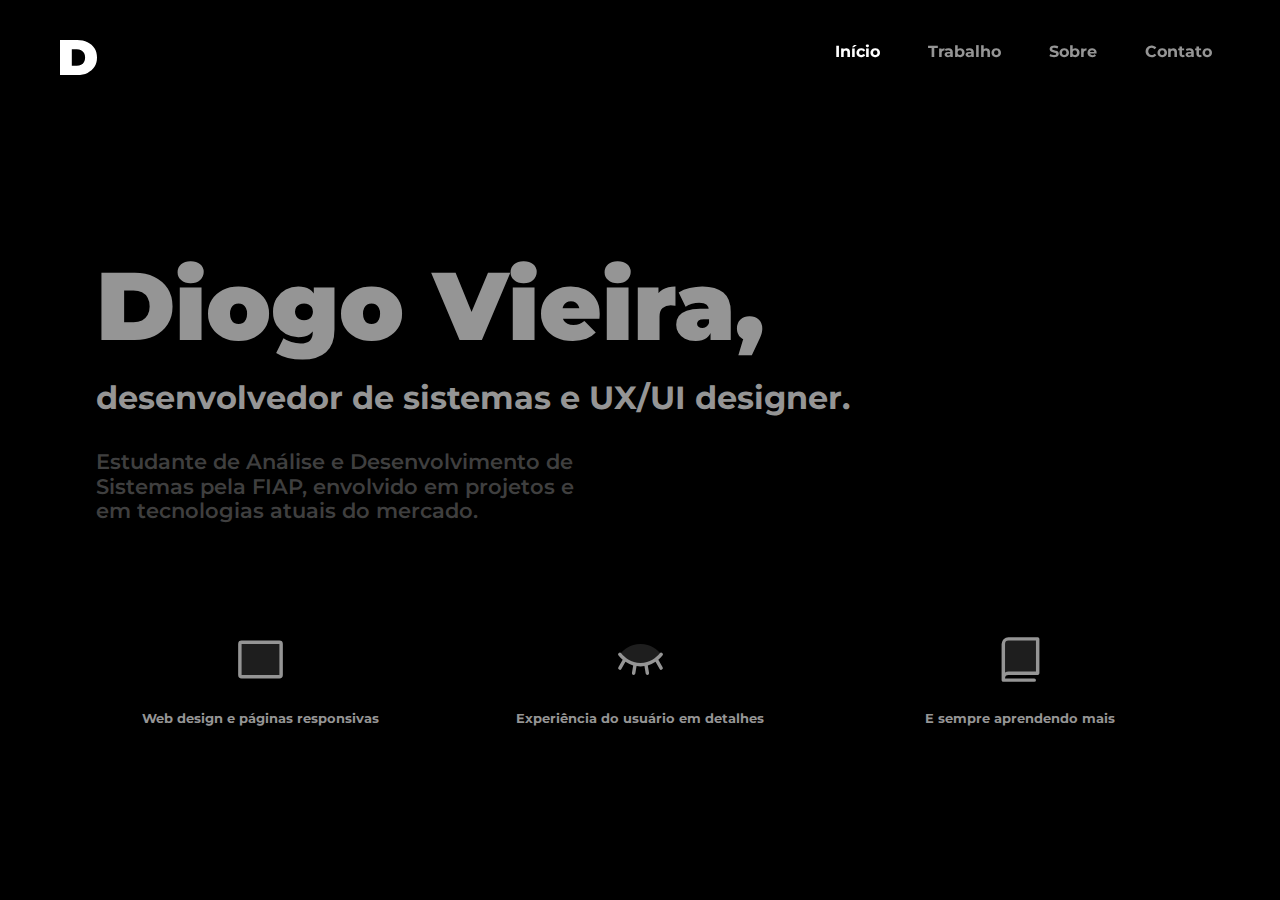
<file: index.html>
<!DOCTYPE html>
<html lang="pt-br">

<head>
    <meta charset="UTF-8">
    <meta name="viewport" content="width=device-width, initial-scale=1.0">
    <link rel="shortcut icon" href="./assets/images/D.svg" type="image/x-icon">
    <title>Diogo Vieira</title>

    <link href="https://cdn.jsdelivr.net/npm/bootstrap@5.3.3/dist/css/bootstrap.min.css" rel="stylesheet" integrity="sha384-QWTKZyjpPEjISv5WaRU9OFeRpok6YctnYmDr5pNlyT2bRjXh0JMhjY6hW+ALEwIH" crossorigin="anonymous">
    <link rel="stylesheet" href="./assets/css/custom.css">
</head>

<body class="bg-custom">

    <header>

        <nav class="navbar navbar-expand-lg bg-black mb-5">

            <div class="container-fluid py-3">

                <a class="navbar-brand pt-3 ps-5" href="./index.html">
                        <img src="./assets/images/D_logo.svg" alt="Diogo Vieira" width="37rem">
                </a>

                <button class="navbar-toggler ms-auto pe-5 pt-3" type="button" data-bs-toggle="collapse" data-bs-target="#navbarSupportedContent" aria-controls="navbarSupportedContent" aria-expanded="false" aria-label="Toggle navigation">
                    <img id="hamburger-icon" src="./assets/images/burguer.svg" alt="Menu" width="26" height="26">
                </button>
                
                

                <div class="collapse fullscreen-menu" id="navbarSupportedContent">

                    <ul class="navbar-nav text-center">

                        <li class="nav-item">
                            <a class="nav-link home_l active" href="./index.html">Início</a>
                        </li>

                        <li class="nav-item">
                            <a class="nav-link work_l" href="./assets/pages/work.html">Trabalho</a>
                        </li>

                        <li class="nav-item">
                            <a class="nav-link about_l" href="./assets/pages/about.html">Sobre</a>
                        </li>

                        <li class="nav-item">
                            <a class="nav-link contact_l" href="./assets/pages/contact.html">Contato</a>
                        </li>

                    </ul>  

                </div>

            </div>

          </nav>

    </header>

    <main>
            
        <section class="container-fluid ps-5 pe-5 pt-5 pb-5 mb-5">

            <div class="text1">
                <h1 class="text-start tittle ps-5 pe-5 pt-5"><span class="name">Diogo Vieira</span>,</h1>
                <h2 class="text-start subtittle ps-5 pe-5 pt-2">desenvolvedor de sistemas e UX/UI designer.</h2>
                <h5 class="text-start description ps-5 pe-5 pt-4 d-none d-sm-block col-12 col-md-6">Estudante de Análise e Desenvolvimento de Sistemas pela FIAP, envolvido em projetos e em tecnologias atuais do mercado.</h5>

            </div>

        </section>

        <section class="skills pb-4">
            <div class="container pb-4">
                <div class="row text-center">
                    <div class="col-lg-4 icons-spaces mb-5 pt-1">
                        <img id="monitor-icon" src="./assets/images/home/rectangle-duotone.svg" alt="Monitor" class="img-fluid icon" width="55rem">
                        <h2 class="skills-text pt-4 pb-5">Web design e páginas responsivas</h2>
                    </div>
                    <div class="col-lg-4 eye mb-5 pt-1">
                        <img id="eye-icon" src="./assets/images/home/eye-closed-duotone.svg" alt="Olho" class="img-fluid icon" width="55rem">
                        <h2 class="skills-text pt-4 pb-5">Experiência do usuário em detalhes</h2>
                    </div>
                    <div class="col-lg-4 book mb-5 pt-1">
                        <img id="book-icon" src="./assets/images/home/book-duotone.svg" alt="Livro" class="img-fluid icon" width="55rem">
                        <h2 class="skills-text pt-4 pb-5">E sempre aprendendo mais</h2>
                    </div>
                </div>
            </div>
        </section>
        
        


        </section>
        

    </main>

    <script src="https://cdn.jsdelivr.net/npm/bootstrap@5.3.3/dist/js/bootstrap.bundle.min.js" integrity="sha384-YvpcrYf0tY3lHB60NNkmXc5s9fDVZLESaAA55NDzOxhy9GkcIdslK1eN7N6jIeHz" crossorigin="anonymous"></script>
    <script src="./assets/js/scripts.js"></script>
</body>

</html>
</file>
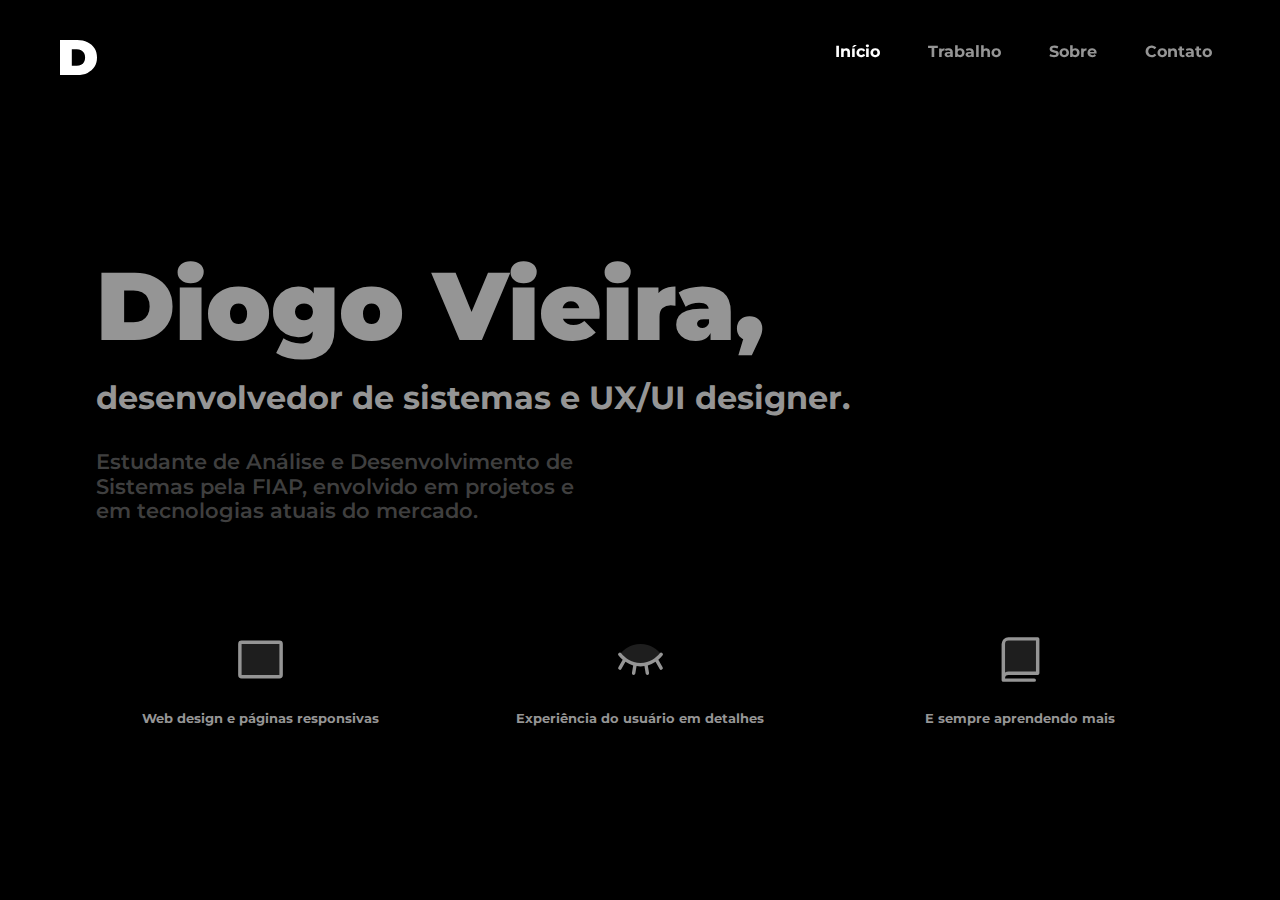
<file: portfolio-main/portfolio-main/index.html>
<!DOCTYPE html>
<html lang="pt-br">

<head>
    <meta charset="UTF-8">
    <meta name="viewport" content="width=device-width, initial-scale=1.0">
    <link rel="shortcut icon" href="./assets/images/D.svg" type="image/x-icon">
    <title>Diogo Vieira</title>

    <link href="https://cdn.jsdelivr.net/npm/bootstrap@5.3.3/dist/css/bootstrap.min.css" rel="stylesheet" integrity="sha384-QWTKZyjpPEjISv5WaRU9OFeRpok6YctnYmDr5pNlyT2bRjXh0JMhjY6hW+ALEwIH" crossorigin="anonymous">
    <link rel="stylesheet" href="./assets/css/custom.css">

</head>

<body class="bg-custom">

    <header>

        <nav class="navbar navbar-expand-lg bg-black mb-5">

            <div class="container-fluid py-3">

                <a class="navbar-brand pt-3 ps-5" href="./index.html">
                        <img src="./assets/images/D_logo.svg" alt="Diogo Vieira" width="37rem">
                </a>

                <button class="navbar-toggler ms-auto pe-5 pt-3" type="button" data-bs-toggle="collapse" data-bs-target="#navbarSupportedContent" aria-controls="navbarSupportedContent" aria-expanded="false" aria-label="Toggle navigation">
                    <img id="hamburger-icon" src="./assets/images/burguer.svg" alt="Menu" width="26" height="26">
                </button>
                
                

                <div class="collapse fullscreen-menu" id="navbarSupportedContent">

                    <ul class="navbar-nav text-center">

                        <li class="nav-item">
                            <a class="nav-link home_l active" href="./index.html">Início</a>
                        </li>

                        <li class="nav-item">
                            <a class="nav-link work_l" href="./assets/pages/work.html">Trabalho</a>
                        </li>

                        <li class="nav-item">
                            <a class="nav-link about_l" href="./assets/pages/about.html">Sobre</a>
                        </li>

                        <li class="nav-item">
                            <a class="nav-link contact_l" href="./assets/pages/contact.html">Contato</a>
                        </li>

                    </ul>  

                </div>

            </div>

          </nav>

    </header>

    <main>
            
        <section class="container-fluid ps-5 pe-5 pt-5 pb-5 mb-5">

            <div class="text1">
                <h1 class="text-start tittle ps-5 pe-5 pt-5"><span class="name">Diogo Vieira</span>,</h1>
                <h2 class="text-start subtittle ps-5 pe-5 pt-2">desenvolvedor de sistemas e UX/UI designer.</h2>
                <h5 class="text-start description ps-5 pe-5 pt-4 d-none d-sm-block col-12 col-md-6">Estudante de Análise e Desenvolvimento de Sistemas pela FIAP, envolvido em projetos e em tecnologias atuais do mercado.</h5>

            </div>

        </section>

        <section class="skills pb-4">
            <div class="container pb-4">
                <div class="row text-center">
                    <div class="col-lg-4 icons-spaces mb-5 pt-1">
                        <img id="monitor-icon" src="./assets/images/home/rectangle-duotone.svg" alt="Monitor" class="img-fluid icon" width="55rem">
                        <h2 class="skills-text pt-4 pb-5">Web design e páginas responsivas</h2>
                    </div>
                    <div class="col-lg-4 eye mb-5 pt-1">
                        <img id="eye-icon" src="./assets/images/home/eye-closed-duotone.svg" alt="Olho" class="img-fluid icon" width="55rem">
                        <h2 class="skills-text pt-4 pb-5">Experiência do usuário em detalhes</h2>
                    </div>
                    <div class="col-lg-4 book mb-5 pt-1">
                        <img id="book-icon" src="./assets/images/home/book-duotone.svg" alt="Livro" class="img-fluid icon" width="55rem">
                        <h2 class="skills-text pt-4 pb-5">E sempre aprendendo mais</h2>
                    </div>
                </div>
            </div>
        </section>
        
        


        </section>
        

    </main>

    <script src="https://cdn.jsdelivr.net/npm/bootstrap@5.3.3/dist/js/bootstrap.bundle.min.js" integrity="sha384-YvpcrYf0tY3lHB60NNkmXc5s9fDVZLESaAA55NDzOxhy9GkcIdslK1eN7N6jIeHz" crossorigin="anonymous"></script>
    <script src="./assets/js/scripts.js"></script>
</body>

</html>
</file>
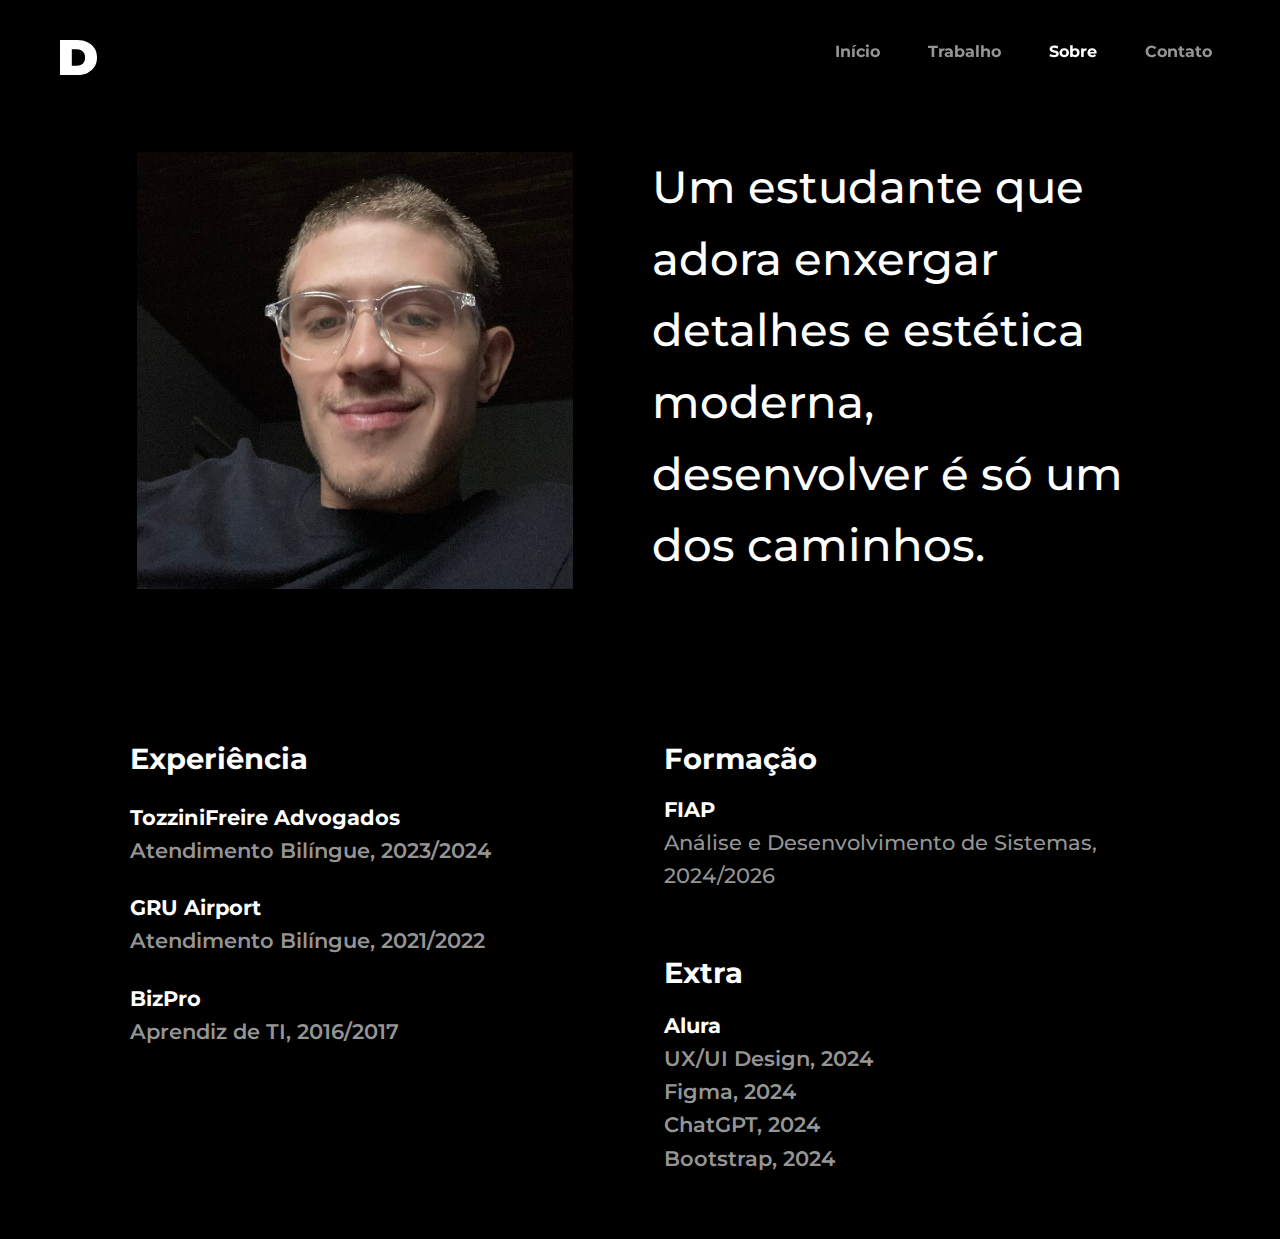
<file: assets/pages/about.html>
<!DOCTYPE html>
<html lang="pt-br">

<head>
    <meta charset="UTF-8">
    <meta name="viewport" content="width=device-width, initial-scale=1.0">
    <link rel="shortcut icon" href="../images/D.svg" type="image/x-icon">
    <title>Diogo Vieira</title>

    <link href="https://cdn.jsdelivr.net/npm/bootstrap@5.3.3/dist/css/bootstrap.min.css" rel="stylesheet" integrity="sha384-QWTKZyjpPEjISv5WaRU9OFeRpok6YctnYmDr5pNlyT2bRjXh0JMhjY6hW+ALEwIH" crossorigin="anonymous">
    <link rel="stylesheet" href="../../custom.css">
    <link rel="stylesheet" href="../css/about.css">
</head>

<body class="bg-custom">

    <header>

        <nav class="navbar navbar-expand-lg bg-black mb-5">

            <div class="container-fluid py-3">

                <a class="navbar-brand pt-3 ps-5" href="../../index.html">
                        <img src="../images/D_logo.svg" alt="Diogo Vieira" width="37rem">
                </a>

                <button class="navbar-toggler ms-auto pe-5 pt-3" type="button" data-bs-toggle="collapse" data-bs-target="#navbarSupportedContent" aria-controls="navbarSupportedContent" aria-expanded="false" aria-label="Toggle navigation">
                    <img id="hamburger-icon" src="../images/burguer.svg" alt="Menu" width="30" height="30">
                </button>
                
                

                <div class="collapse fullscreen-menu" id="navbarSupportedContent">

                    <ul class="navbar-nav text-center">

                        <li class="nav-item">
                            <a class="nav-link home_l" href="../../index.html">Início</a>
                        </li>

                        <li class="nav-item">
                            <a class="nav-link work_l" href="../pages/work.html">Trabalho</a>
                        </li>

                        <li class="nav-item">
                            <a class="nav-link about_l active" href="../pages/about.html">Sobre</a>
                        </li>

                        <li class="nav-item">
                            <a class="nav-link contact_l" href="../pages/contact.html">Contato</a>
                        </li>

                    </ul>  

                </div>

            </div>

          </nav>

    </header>

    <main class="container my-5">

        <div class="row gx-4 gy-4">
            <!-- Bloco 1: Foto -->
            <div class="col-lg-6 text-center">
                <img src="../images/about/me.jpeg" alt="Foto de Diogo Vieira" class="img-fluid profile-img" style="max-width: 80%;">
            </div>
        
            <!-- Bloco 2: Sobre mim -->
            <div class="col-lg-6 d-flex align-items-center pe-5">
                <p class="about-text">
                    Um estudante que adora enxergar detalhes e estética moderna, desenvolver é só um dos caminhos.
                </p>
            </div>
        </div>
        
    
        <div class="row gx-5 gy-4 mt-5 pt-4 ps-5 pe-5">
            <!-- Bloco 3: Experiências -->
            <div class="col-md-6 gy-4">
                <h3 class="section-title pt-5">Experiência</h3>
                <p class="experience-text gy-5 pt-2"><strong>TozziniFreire Advogados</strong><br>Atendimento Bilíngue, 2023/2024</p>
                <p class="experience-text gy-5 pt-2"><strong>GRU Airport</strong><br>Atendimento Bilíngue, 2021/2022</p>
                <p class="experience-text gy-5 pt-2"><strong>BizPro</strong><br>Aprendiz de TI, 2016/2017</p>
            </div>
    
            <!-- Bloco 4: Formação -->
            <div class="col-md-6 gy-4">
                <h3 class="section-title pt-5">Formação</h3>
                <p class="education-text gy-3"><strong>FIAP</strong><br>Análise e Desenvolvimento de Sistemas, 2024/2026</p>
                <h3 class="section-title pt-5">Extra</h3>
                <p class="experience-text first-extra gy-5 pt-2"><strong>Alura</strong><br>UX/UI Design, 2024<br>Figma, 2024<br>ChatGPT, 2024<br>Bootstrap, 2024</p>
            </div>
        </div>
    
    </main>
    
    
    

    <script src="https://cdn.jsdelivr.net/npm/bootstrap@5.3.3/dist/js/bootstrap.bundle.min.js" integrity="sha384-YvpcrYf0tY3lHB60NNkmXc5s9fDVZLESaAA55NDzOxhy9GkcIdslK1eN7N6jIeHz" crossorigin="anonymous"></script>
    <script src="../../scripts.js"></script>
</body>

</html>
</file>
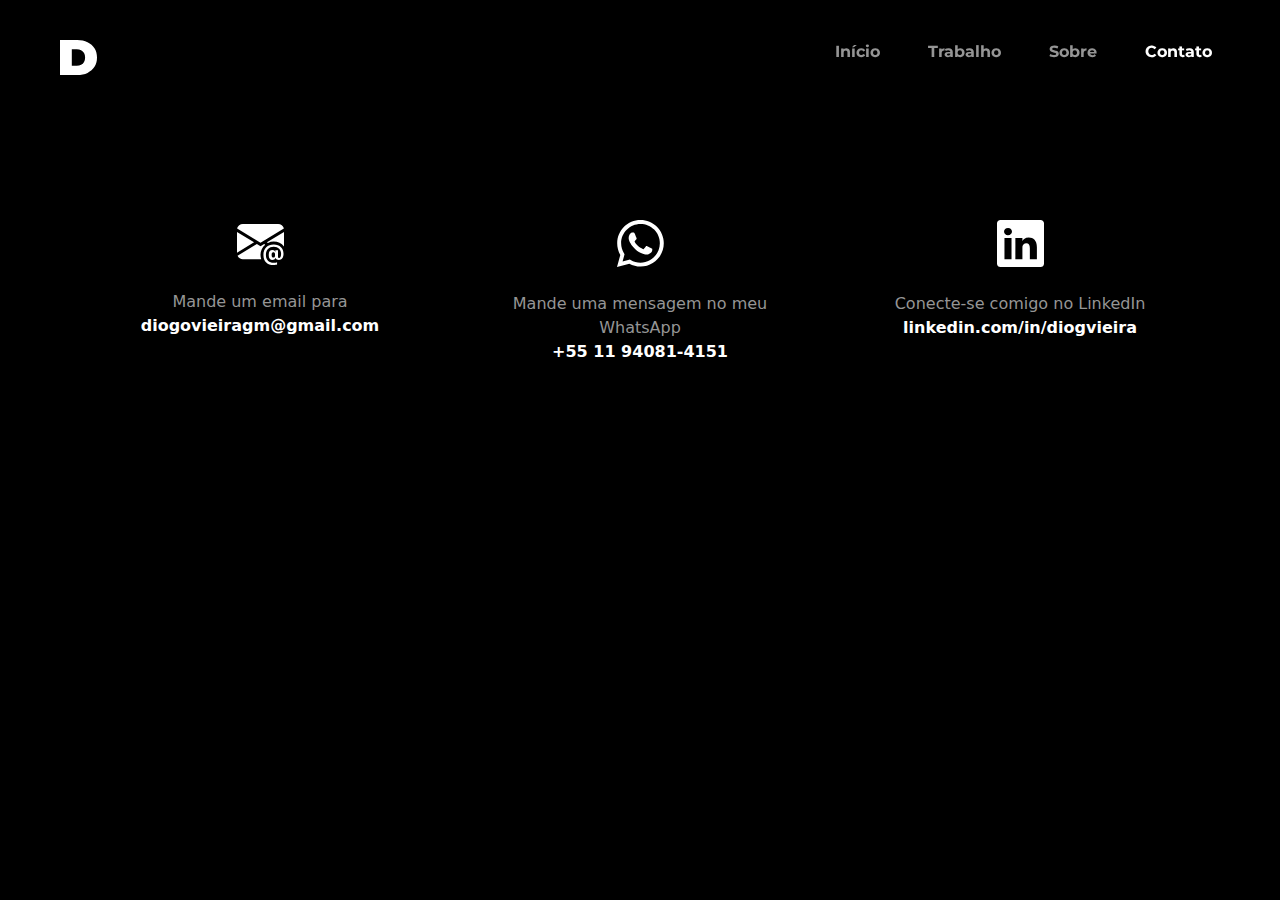
<file: assets/pages/contact.html>
<!DOCTYPE html>
<html lang="pt-br">

<head>
    <meta charset="UTF-8">
    <meta name="viewport" content="width=device-width, initial-scale=1.0">
    <link rel="shortcut icon" href="../images/D.svg" type="image/x-icon">
    <title>Diogo Vieira</title>

    <link href="https://cdn.jsdelivr.net/npm/bootstrap@5.3.3/dist/css/bootstrap.min.css" rel="stylesheet" integrity="sha384-QWTKZyjpPEjISv5WaRU9OFeRpok6YctnYmDr5pNlyT2bRjXh0JMhjY6hW+ALEwIH" crossorigin="anonymous">
    <link rel="stylesheet" href="../css/custom.css">
    <link rel="stylesheet" href="../css/contact.css">
</head>

<body class="bg-custom">

    <header>

        <nav class="navbar navbar-expand-lg bg-black mb-5">

            <div class="container-fluid py-3">

                <a class="navbar-brand pt-3 ps-5" href="../../index.html">
                        <img src="../images/D_logo.svg" alt="Diogo Vieira" width="37rem">
                </a>

                <button class="navbar-toggler ms-auto pe-5 pt-3" type="button" data-bs-toggle="collapse" data-bs-target="#navbarSupportedContent" aria-controls="navbarSupportedContent" aria-expanded="false" aria-label="Toggle navigation">
                    <img id="hamburger-icon" src="../images/burguer.svg" alt="Menu" width="30" height="30">
                </button>
                
                

                <div class="collapse fullscreen-menu" id="navbarSupportedContent">

                    <ul class="navbar-nav text-center">

                        <li class="nav-item">
                            <a class="nav-link home_l" href="../../index.html">Início</a>
                        </li>

                        <li class="nav-item">
                            <a class="nav-link work_l" href="../pages/work.html">Trabalho</a>
                        </li>

                        <li class="nav-item">
                            <a class="nav-link about_l" href="../pages/about.html">Sobre</a>
                        </li>

                        <li class="nav-item">
                            <a class="nav-link contact_l active" href="../pages/contact.html">Contato</a>
                        </li>

                    </ul>  

                </div>

            </div>

          </nav>

    </header>

    <main class="container my-5 pt-5">
        <div class="row g-4">
          <!-- Card 1: Email -->
          <div class="col-md-4 px-2">
            <div class="contact-card px-2">
              <div class="icon pt-1">
                <img src="../images/contact/mail.svg" alt="Ícone de Email">
              </div>
              <p class="mail-text">Mande um email para<br><strong>diogovieiragm@gmail.com</strong></p>
            </div>
          </div>
    
          <!-- Card 2: WhatsApp -->
          <div class="col-md-4 px-2">
            <div class="contact-card">
              <div class="icon">
                <img src="../images/contact/whatsapp.svg" alt="Ícone de WhatsApp">
              </div>
              <p>Mande uma mensagem no meu WhatsApp<br><strong>+55 11 94081-4151</strong></p>
            </div>
          </div>
    
          <!-- Card 3: LinkedIn -->
          <div class="col-md-4 px-2">
            <div class="contact-card">
              <div class="icon">
                <img src="../images/contact/linkedin.svg" alt="Ícone de LinkedIn">
              </div>
              <p>Conecte-se comigo no LinkedIn<br><strong><a href="https://linkedin.com/in/diogvieira" target="_blank">linkedin.com/in/diogvieira</a></strong></p>
            </div>
          </div>
        </div>
      </main>

    <script src="https://cdn.jsdelivr.net/npm/bootstrap@5.3.3/dist/js/bootstrap.bundle.min.js" integrity="sha384-YvpcrYf0tY3lHB60NNkmXc5s9fDVZLESaAA55NDzOxhy9GkcIdslK1eN7N6jIeHz" crossorigin="anonymous"></script>
    <script src="../js/scripts.js"></script>
</body>

</html>
</file>
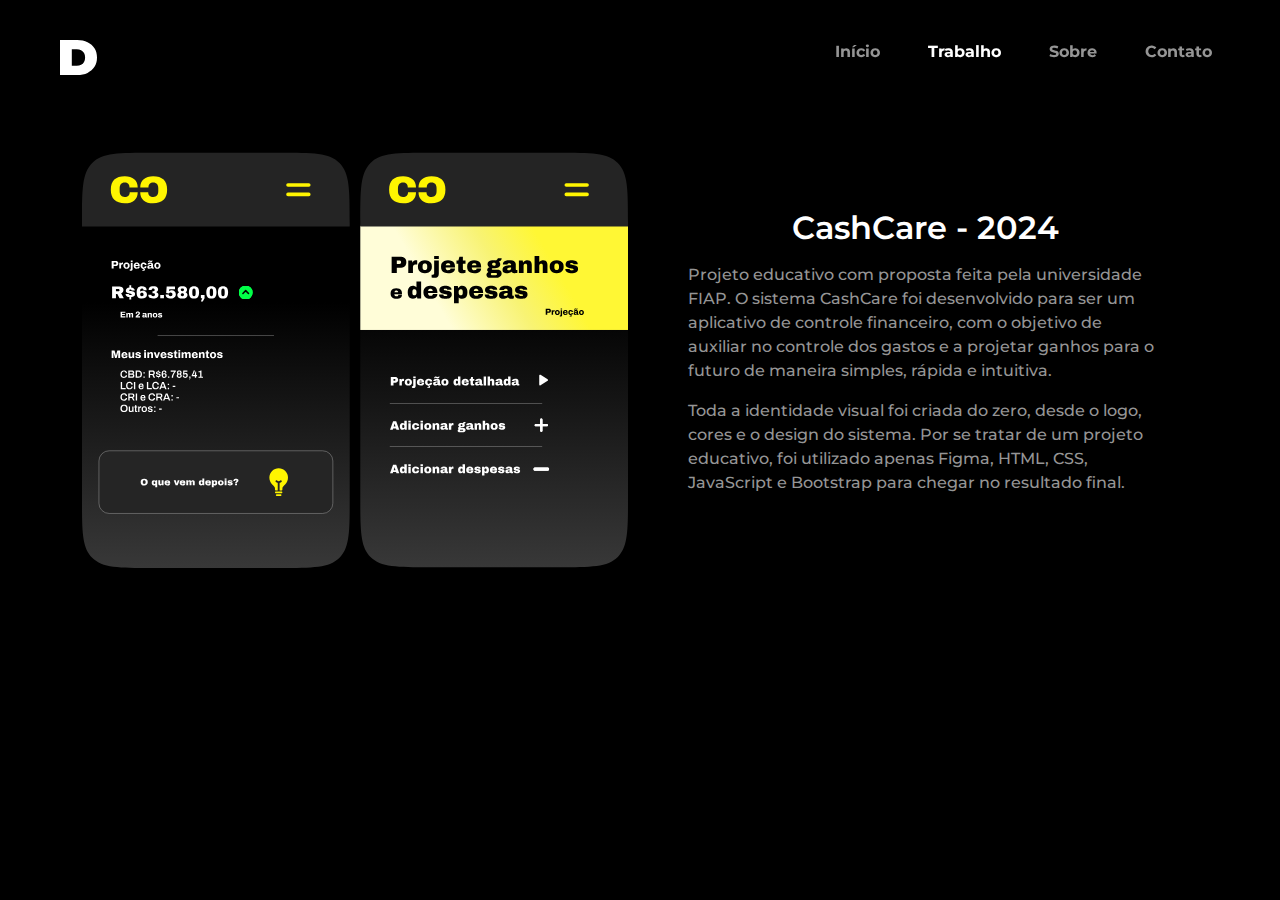
<file: assets/pages/works/cc.html>
<!DOCTYPE html>
<html lang="pt-br">

<head>
    <meta charset="UTF-8">
    <meta name="viewport" content="width=device-width, initial-scale=1.0">
    <link rel="shortcut icon" href="../../images/D.svg" type="image/x-icon">
    <title>Diogo Vieira - CashCare</title>

    <link href="https://cdn.jsdelivr.net/npm/bootstrap@5.3.3/dist/css/bootstrap.min.css" rel="stylesheet" integrity="sha384-QWTKZyjpPEjISv5WaRU9OFeRpok6YctnYmDr5pNlyT2bRjXh0JMhjY6hW+ALEwIH" crossorigin="anonymous">
    <link rel="stylesheet" href="../../../custom.css">
    <link rel="stylesheet" href="../../css/work.css">
    <link rel="stylesheet" href="../../css/works/ifoodcontrole.css">

</head>

<body class="bg-custom">

    <header>

        <nav class="navbar navbar-expand-lg bg-black mb-5">

            <div class="container-fluid py-3">

                <a class="navbar-brand pt-3 ps-5" href="../../../index.html">
                        <img src="../../images/D_logo.svg" alt="Diogo Vieira" width="37rem">
                </a>

                <button class="navbar-toggler ms-auto pe-5 pt-3" type="button" data-bs-toggle="collapse" data-bs-target="#navbarSupportedContent" aria-controls="navbarSupportedContent" aria-expanded="false" aria-label="Toggle navigation">
                    <img id="hamburger-icon" src="../../images/burguer.svg" alt="Menu" width="30" height="30">
                </button>
                
                

                <div class="collapse fullscreen-menu" id="navbarSupportedContent">

                    <ul class="navbar-nav text-center">

                        <li class="nav-item">
                            <a class="nav-link home_l" href="../../../index.html">Início</a>
                        </li>

                        <li class="nav-item">
                            <a class="nav-link work_l active" href="../../pages/work.html">Trabalho</a>
                        </li>

                        <li class="nav-item">
                            <a class="nav-link about_l" href="../../pages/about.html">Sobre</a>
                        </li>

                        <li class="nav-item">
                            <a class="nav-link contact_l" href="../../pages/contact.html">Contato</a>
                        </li>

                    </ul>  

                </div>

            </div>

          </nav>

    </header>

    <main class="container my-5">

        <div class="row align-items-center">

            <div class="col-lg-6 col-12 text-center mb-4 mb-lg-0">
                <img src="../../images/work/works/cc/CCscreens.svg" class="img-fluid w-100" alt="Imagem exemplo" style="max-height: 80%; object-fit: cover;">
            </div>
    
            <div class="col-lg-6 col-12 pe-5 ps-5">
                <h2 class="mb-3 text-center tittle">CashCare - 2024</h2>
                <p class="text">
                    Projeto educativo com proposta feita pela universidade FIAP. O sistema CashCare foi desenvolvido para ser um aplicativo de controle financeiro, com o objetivo de auxiliar no controle dos gastos e a projetar ganhos para o futuro de maneira simples, rápida e intuitiva.
                </p>
                <p class="text">
                    Toda a identidade visual foi criada do zero, desde o logo, cores e o design do sistema. Por se tratar de um projeto educativo, foi utilizado apenas Figma, HTML, CSS, JavaScript e Bootstrap para chegar no resultado final.
                </p>
            </div>
        </div>
    
    </main>
    

    
    

    <script src="https://cdn.jsdelivr.net/npm/bootstrap@5.3.3/dist/js/bootstrap.bundle.min.js" integrity="sha384-YvpcrYf0tY3lHB60NNkmXc5s9fDVZLESaAA55NDzOxhy9GkcIdslK1eN7N6jIeHz" crossorigin="anonymous"></script>
    <script src="../../../scripts.js"></script>
</body>

</html>
</file>
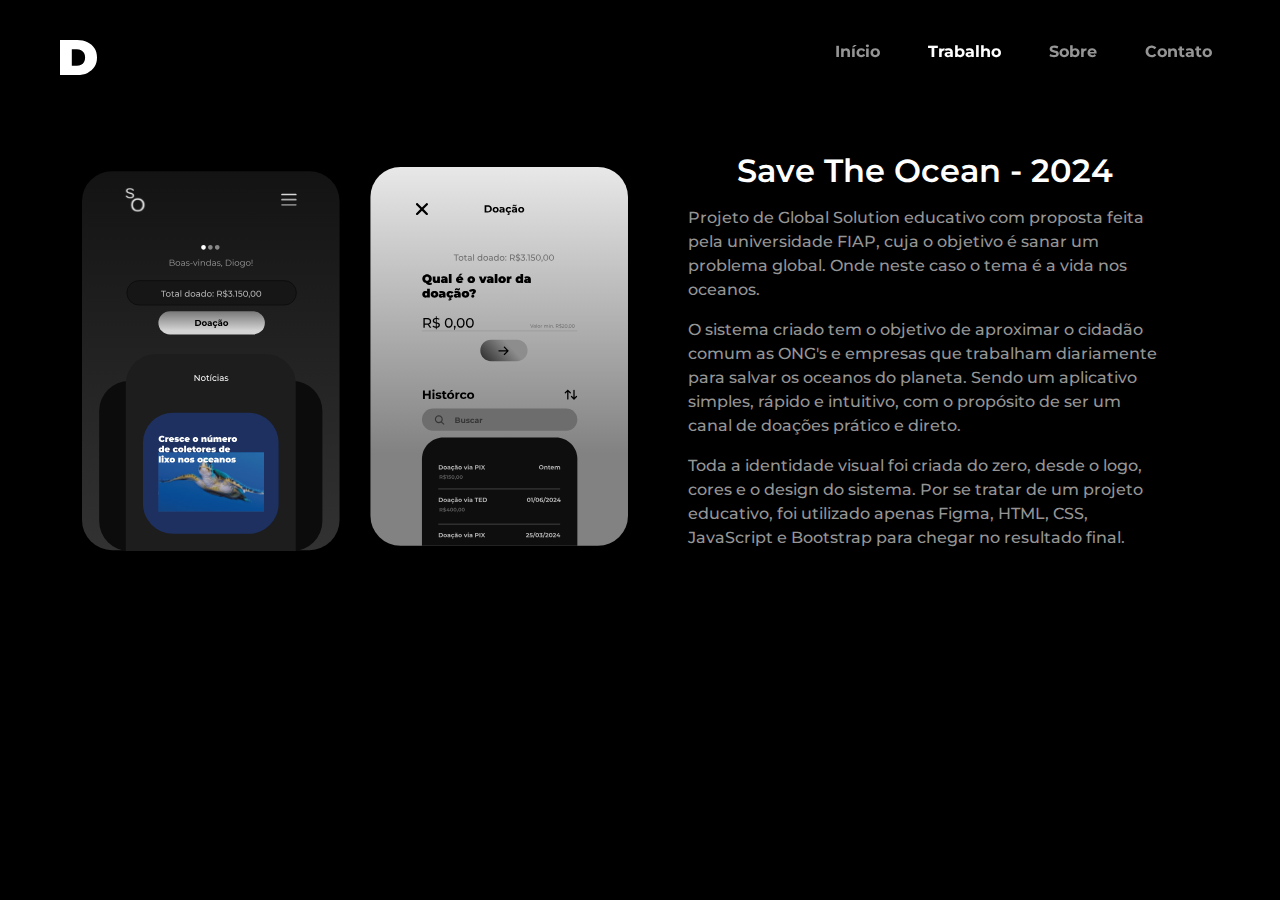
<file: assets/pages/works/savetheocean.html>
<!DOCTYPE html>
<html lang="pt-br">

<head>
    <meta charset="UTF-8">
    <meta name="viewport" content="width=device-width, initial-scale=1.0">
    <link rel="shortcut icon" href="../../images/D.svg" type="image/x-icon">
    <title>Diogo Vieira - Save The Ocean</title>

    <link href="https://cdn.jsdelivr.net/npm/bootstrap@5.3.3/dist/css/bootstrap.min.css" rel="stylesheet" integrity="sha384-QWTKZyjpPEjISv5WaRU9OFeRpok6YctnYmDr5pNlyT2bRjXh0JMhjY6hW+ALEwIH" crossorigin="anonymous">
    <link rel="stylesheet" href="../../../custom.css">
    <link rel="stylesheet" href="../../css/work.css">
    <link rel="stylesheet" href="../../css/works/ifoodcontrole.css">

</head>

<body class="bg-custom">

    <header>

        <nav class="navbar navbar-expand-lg bg-black mb-5">

            <div class="container-fluid py-3">

                <a class="navbar-brand pt-3 ps-5" href="../../../index.html">
                        <img src="../../images/D_logo.svg" alt="Diogo Vieira" width="37rem">
                </a>

                <button class="navbar-toggler ms-auto pe-5 pt-3" type="button" data-bs-toggle="collapse" data-bs-target="#navbarSupportedContent" aria-controls="navbarSupportedContent" aria-expanded="false" aria-label="Toggle navigation">
                    <img id="hamburger-icon" src="../../images/burguer.svg" alt="Menu" width="30" height="30">
                </button>
                
                

                <div class="collapse fullscreen-menu" id="navbarSupportedContent">

                    <ul class="navbar-nav text-center">

                        <li class="nav-item">
                            <a class="nav-link home_l" href="../../../index.html">Início</a>
                        </li>

                        <li class="nav-item">
                            <a class="nav-link work_l active" href="../../pages/work.html">Trabalho</a>
                        </li>

                        <li class="nav-item">
                            <a class="nav-link about_l" href="../../pages/about.html">Sobre</a>
                        </li>

                        <li class="nav-item">
                            <a class="nav-link contact_l" href="../../pages/contact.html">Contato</a>
                        </li>

                    </ul>  

                </div>

            </div>

          </nav>

    </header>

    <main class="container my-5">

        <div class="row align-items-center">

            <div class="col-lg-6 col-12 text-center mb-4 mb-lg-0">
                <img src="../../images/work/works/savetheocean/SO.svg" class="img-fluid w-100" alt="Imagem exemplo" style="max-height: 80%; object-fit: cover;">
            </div>
    
            <div class="col-lg-6 col-12 pe-5 ps-5">
                <h2 class="mb-3 text-center tittle">Save The Ocean - 2024</h2>
                <p class="text">
                    Projeto de Global Solution educativo com proposta feita pela universidade FIAP, cuja o objetivo é sanar um problema global. Onde neste caso o tema é a vida nos oceanos.
                </p>

                <p class="text">
                    O sistema criado tem o objetivo de aproximar o cidadão comum as ONG's e empresas que trabalham diariamente para salvar os oceanos do planeta. Sendo um aplicativo simples, rápido e intuitivo, com o propósito de ser um canal de doações prático e direto.
                </p>

                <p class="text">
                    Toda a identidade visual foi criada do zero, desde o logo, cores e o design do sistema. Por se tratar de um projeto educativo, foi utilizado apenas Figma, HTML, CSS, JavaScript e Bootstrap para chegar no resultado final.
                </p>
            </div>
        </div>
    
    </main>
    

    
    

    <script src="https://cdn.jsdelivr.net/npm/bootstrap@5.3.3/dist/js/bootstrap.bundle.min.js" integrity="sha384-YvpcrYf0tY3lHB60NNkmXc5s9fDVZLESaAA55NDzOxhy9GkcIdslK1eN7N6jIeHz" crossorigin="anonymous"></script>
    <script src="../../../scripts.js"></script>
</body>

</html>
</file>
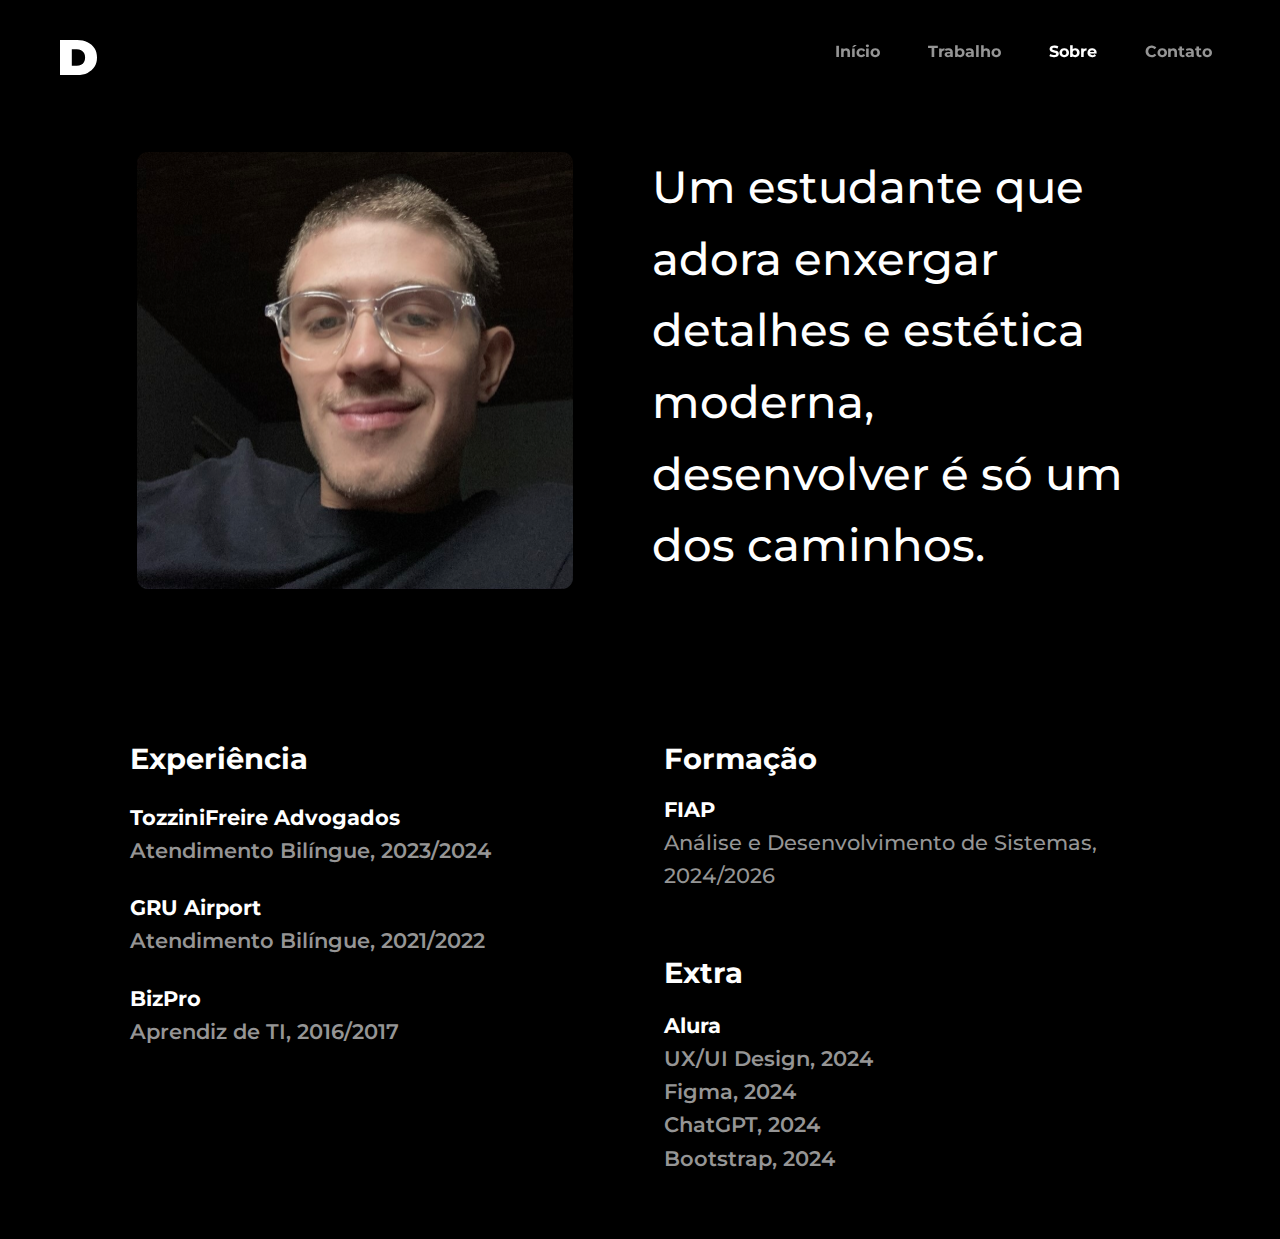
<file: portfolio-main/portfolio-main/assets/pages/about.html>
<!DOCTYPE html>
<html lang="pt-br">

<head>
    <meta charset="UTF-8">
    <meta name="viewport" content="width=device-width, initial-scale=1.0">
    <link rel="shortcut icon" href="../images/D.svg" type="image/x-icon">
    <title>Diogo Vieira</title>

    <link href="https://cdn.jsdelivr.net/npm/bootstrap@5.3.3/dist/css/bootstrap.min.css" rel="stylesheet" integrity="sha384-QWTKZyjpPEjISv5WaRU9OFeRpok6YctnYmDr5pNlyT2bRjXh0JMhjY6hW+ALEwIH" crossorigin="anonymous">
    <link rel="stylesheet" href="../css/custom.css">
    <link rel="stylesheet" href="../css/about.css">
</head>

<body class="bg-custom">

    <header>

        <nav class="navbar navbar-expand-lg bg-black mb-5">

            <div class="container-fluid py-3">

                <a class="navbar-brand pt-3 ps-5" href="../../index.html">
                        <img src="../images/D_logo.svg" alt="Diogo Vieira" width="37rem">
                </a>

                <button class="navbar-toggler ms-auto pe-5 pt-3" type="button" data-bs-toggle="collapse" data-bs-target="#navbarSupportedContent" aria-controls="navbarSupportedContent" aria-expanded="false" aria-label="Toggle navigation">
                    <img id="hamburger-icon" src="../images/burguer.svg" alt="Menu" width="30" height="30">
                </button>
                
                

                <div class="collapse fullscreen-menu" id="navbarSupportedContent">

                    <ul class="navbar-nav text-center">

                        <li class="nav-item">
                            <a class="nav-link home_l" href="../../index.html">Início</a>
                        </li>

                        <li class="nav-item">
                            <a class="nav-link work_l" href="../pages/work.html">Trabalho</a>
                        </li>

                        <li class="nav-item">
                            <a class="nav-link about_l active" href="../pages/about.html">Sobre</a>
                        </li>

                        <li class="nav-item">
                            <a class="nav-link contact_l" href="../pages/contact.html">Contato</a>
                        </li>

                    </ul>  

                </div>

            </div>

          </nav>

    </header>

    <main class="container my-5">

        <div class="row gx-4 gy-4">
            <!-- Bloco 1: Foto -->
            <div class="col-lg-6 text-center">
                <img src="../images/about/eu.svg" alt="Foto de Diogo Vieira" class="img-fluid profile-img" style="max-width: 80%;">
            </div>
        
            <!-- Bloco 2: Sobre mim -->
            <div class="col-lg-6 d-flex align-items-center pe-5">
                <p class="about-text">
                    Um estudante que adora enxergar detalhes e estética moderna, desenvolver é só um dos caminhos.
                </p>
            </div>
        </div>
        
    
        <div class="row gx-5 gy-4 mt-5 pt-4 ps-5 pe-5">
            <!-- Bloco 3: Experiências -->
            <div class="col-md-6 gy-4">
                <h3 class="section-title pt-5">Experiência</h3>
                <p class="experience-text gy-5 pt-2"><strong>TozziniFreire Advogados</strong><br>Atendimento Bilíngue, 2023/2024</p>
                <p class="experience-text gy-5 pt-2"><strong>GRU Airport</strong><br>Atendimento Bilíngue, 2021/2022</p>
                <p class="experience-text gy-5 pt-2"><strong>BizPro</strong><br>Aprendiz de TI, 2016/2017</p>
            </div>
    
            <!-- Bloco 4: Formação -->
            <div class="col-md-6 gy-4">
                <h3 class="section-title pt-5">Formação</h3>
                <p class="education-text gy-3"><strong>FIAP</strong><br>Análise e Desenvolvimento de Sistemas, 2024/2026</p>
                <h3 class="section-title pt-5">Extra</h3>
                <p class="experience-text first-extra gy-5 pt-2"><strong>Alura</strong><br>UX/UI Design, 2024<br>Figma, 2024<br>ChatGPT, 2024<br>Bootstrap, 2024</p>
            </div>
        </div>
    
    </main>
    
    
    

    <script src="https://cdn.jsdelivr.net/npm/bootstrap@5.3.3/dist/js/bootstrap.bundle.min.js" integrity="sha384-YvpcrYf0tY3lHB60NNkmXc5s9fDVZLESaAA55NDzOxhy9GkcIdslK1eN7N6jIeHz" crossorigin="anonymous"></script>
    <script src="../js/scripts.js"></script>
</body>

</html>
</file>
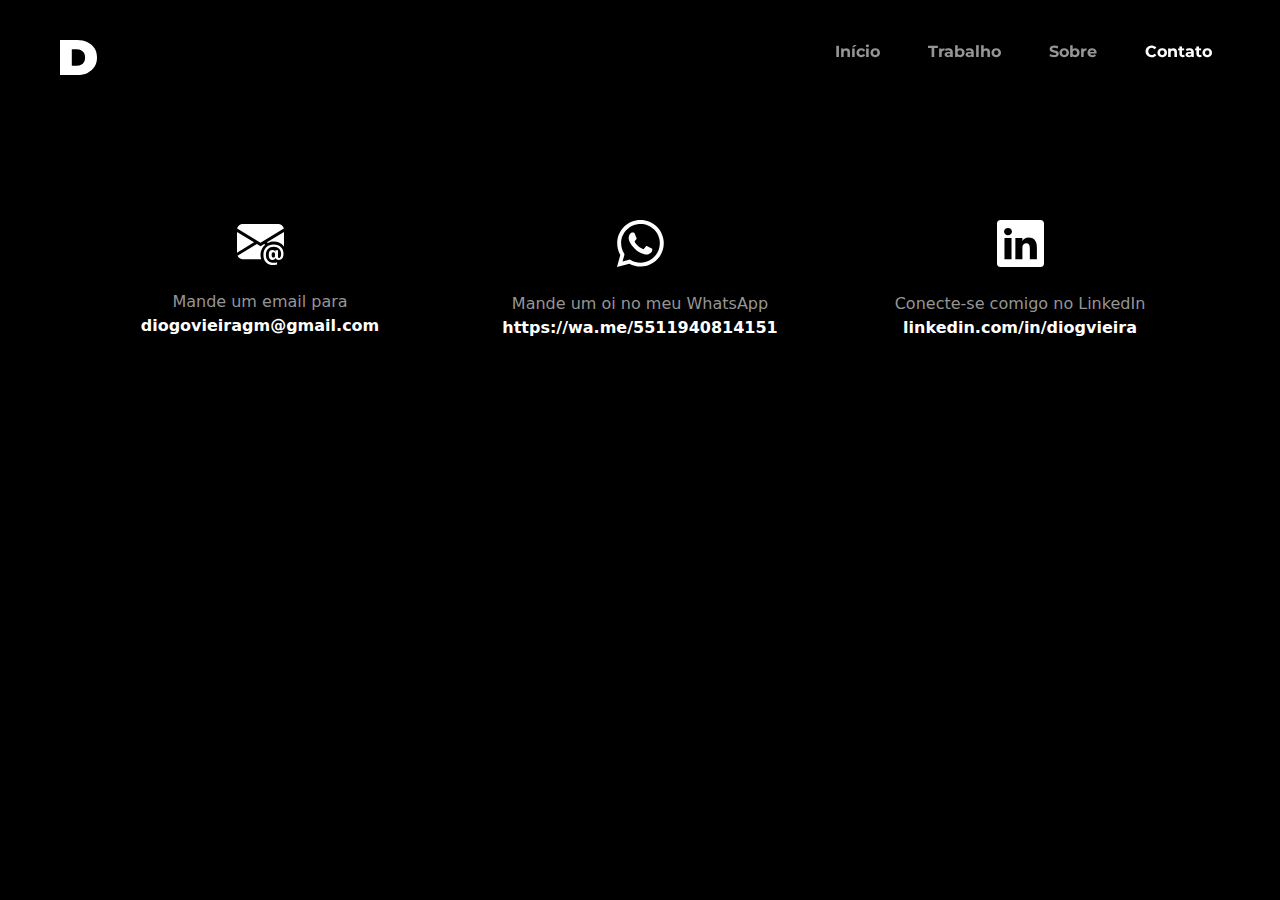
<file: portfolio-main/portfolio-main/assets/pages/contact.html>
<!DOCTYPE html>
<html lang="pt-br">

<head>
    <meta charset="UTF-8">
    <meta name="viewport" content="width=device-width, initial-scale=1.0">
    <link rel="shortcut icon" href="../images/D.svg" type="image/x-icon">
    <title>Diogo Vieira</title>

    <link href="https://cdn.jsdelivr.net/npm/bootstrap@5.3.3/dist/css/bootstrap.min.css" rel="stylesheet" integrity="sha384-QWTKZyjpPEjISv5WaRU9OFeRpok6YctnYmDr5pNlyT2bRjXh0JMhjY6hW+ALEwIH" crossorigin="anonymous">
    <link rel="stylesheet" href="../css/custom.css">
    <link rel="stylesheet" href="../css/contact.css">
</head>

<body class="bg-custom">

    <header>

        <nav class="navbar navbar-expand-lg bg-black mb-5">

            <div class="container-fluid py-3">

                <a class="navbar-brand pt-3 ps-5" href="../../index.html">
                        <img src="../images/D_logo.svg" alt="Diogo Vieira" width="37rem">
                </a>

                <button class="navbar-toggler ms-auto pe-5 pt-3" type="button" data-bs-toggle="collapse" data-bs-target="#navbarSupportedContent" aria-controls="navbarSupportedContent" aria-expanded="false" aria-label="Toggle navigation">
                    <img id="hamburger-icon" src="../images/burguer.svg" alt="Menu" width="30" height="30">
                </button>
                
                

                <div class="collapse fullscreen-menu" id="navbarSupportedContent">

                    <ul class="navbar-nav text-center">

                        <li class="nav-item">
                            <a class="nav-link home_l" href="../../index.html">Início</a>
                        </li>

                        <li class="nav-item">
                            <a class="nav-link work_l" href="../pages/work.html">Trabalho</a>
                        </li>

                        <li class="nav-item">
                            <a class="nav-link about_l" href="../pages/about.html">Sobre</a>
                        </li>

                        <li class="nav-item">
                            <a class="nav-link contact_l active" href="../pages/contact.html">Contato</a>
                        </li>

                    </ul>  

                </div>

            </div>

          </nav>

    </header>

    <main class="container my-5 pt-5">
        <div class="row g-4">
          <!-- Card 1: Email -->
          <div class="col-md-4 px-2">
            <div class="contact-card px-2">
              <div class="icon pt-1">
                <img src="../images/contact/mail.svg" alt="Ícone de Email">
              </div>
              <p class="mail-text">Mande um email para<br><strong>diogovieiragm@gmail.com</strong></p>
            </div>
          </div>
    
          <!-- Card 2: WhatsApp -->
          <div class="col-md-4 px-2">
            <div class="contact-card">
              <div class="icon">
                <img src="../images/contact/whatsapp.svg" alt="Ícone de WhatsApp">
              </div>
              <p>Mande um oi no meu WhatsApp<br><strong><a href="https://wa.me/5511940814151" target="_blank">https://wa.me/5511940814151</a></strong></p>
            </div>
          </div>
    
          <!-- Card 3: LinkedIn -->
          <div class="col-md-4 px-2">
            <div class="contact-card">
              <div class="icon">
                <img src="../images/contact/linkedin.svg" alt="Ícone de LinkedIn">
              </div>
              <p>Conecte-se comigo no LinkedIn<br><strong><a href="https://linkedin.com/in/diogvieira" target="_blank">linkedin.com/in/diogvieira</a></strong></p>
            </div>
          </div>
        </div>
      </main>

    <script src="https://cdn.jsdelivr.net/npm/bootstrap@5.3.3/dist/js/bootstrap.bundle.min.js" integrity="sha384-YvpcrYf0tY3lHB60NNkmXc5s9fDVZLESaAA55NDzOxhy9GkcIdslK1eN7N6jIeHz" crossorigin="anonymous"></script>
    <script src="../js/scripts.js"></script>
</body>

</html>
</file>
<file: assets/css/custom.css>
@import url('https://fonts.googleapis.com/css2?family=Montserrat:ital,wght@0,100..900;1,100..900&display=swap');


:root {
    --text: #959595;
    --text_hover: #ffffff;
}

.bg-custom {
    background-color: black;
}

image {
  image-rendering: crisp-edges; /* Ou pixelated */
}



/*------------------------------------------NAVBAR------------------------------------------*/

.navbar-brand {
    user-select: none;
    -webkit-user-drag: none;

}

/* Ajusta o menu fullscreen */
.fullscreen-menu {
    position: fixed;
    top: 0;
    left: 0;
    width: 100%;
    height: 100vh;
    z-index: 1050;
    display: flex;
    flex-direction: column;
    justify-content: center;
    align-items: center;
    transition: transform 0.4s ease-in-out;
    transform: translateY(-100%);
    background-color: rgba(0, 0, 0, 0.8);
    backdrop-filter: blur(11px);
    text-align: center !important;
}

.fullscreen-menu.show {
    transform: translateY(0);
}

.navbar-toggler {
    z-index: 1100 !important;
}

.navbar-nav {
    gap: 2rem !important;
    padding: 0;
    list-style: none;
}

/* Remove o efeito de empurrar */
.collapse {
    display: none !important;
}

.collapse.show {
    display: flex !important;
}

/* Remove barra de rolagem enquanto o menu está aberto */
body.fullscreen-active {
    overflow: hidden;
}


.nav-link {
    color: var(--text);
    font-family: "Montserrat", sans-serif;
    font-optical-sizing: auto;
    font-weight: 700;
    user-select: none;
    transition: 0.6s;
    -webkit-user-drag: none;

}

.nav-link:hover {
    color: var(--text_hover);
}

.nav-link.active {
    color: #ffffff !important; 
    
}

.nav-link:focus {
    outline: none !important; /* Remove o contorno ao focar no link */
}

#hamburger-icon {
    transition: opacity 0.3s ease-in-out;
}

#hamburger-icon[src*="xbutton.svg"] {
    width: 20px; /* Ajuste o tamanho conforme necessário */
    height: 20px;
}



/*------------------------------------------NAVBAR-END---------------------------------------*/



/*------------------------------------------PART-1------------------------------------------*/


.tittle {
    font-size: 6rem; 
    color: var(--text); 
    font-family: "Montserrat", sans-serif;
    font-optical-sizing: auto;
    font-weight: 900;
    user-select: none;
}


.tittle .name {
    transition: color 1s, text-shadow 1s;
}

.tittle .name:hover {
    color: var(--text_hover);
    color: #ffffff;
    text-shadow: 0 0 2px #ffffff, 0 0 2px #ffffff, 0 0 2px #ffffff, 0 0 2px #ffffff;
}


.subtittle {
    font-size: 2rem; 
    color: var(--text); 
    font-family: "Montserrat", sans-serif;
    font-optical-sizing: auto;
    font-weight: 700;
    user-select: none;
}

.description {
    font-size: 1.3rem; 
    color: #3f3f3f; 
    font-family: "Montserrat", sans-serif;
    font-optical-sizing: auto;
    font-weight: 600;
    user-select: none;
}
/*------------------------------------------PART-1-END-----------------------------------------*/



/*------------------------------------------PART-2------------------------------------------*/

.icon {
    transition: transform 0.3s ease-in-out, opacity 0.3s ease-in-out, filter 0.3s ease-in-out;
    user-select: none;
}

.icon:hover {
    transform: scale(1.1);
}


.icon.glow {
    filter: drop-shadow(0 0 5px rgba(255, 255, 255, 0.8)) drop-shadow(0 0 5px rgba(255, 255, 255, 0.6));
}

.skills-text {
    font-size: 0.8rem; 
    color: var(--text); 
    font-family: "Montserrat", sans-serif;
    font-optical-sizing: auto;
    font-weight: 700;
    user-select: none;
}



/*----------------------------------------PART-2-END-----------------------------------------*/









/*-------------------------------------------MEDIA-------------------------------------------*/
@media (max-width: 1200px) {
    .tittle {
        font-size: 5rem;
    }

    .tittle .name {
        color: var(--text_hover);
    }

    .subtittle {
        font-size: 1.8rem;
    }

    .description {
        font-size: 1.2rem;
    }
}

/*MAX*/
@media (max-width: 992px) {

    .tittle {
        font-size: 4rem;
    }

    .subtittle {
        font-size: 1.6rem;
    }

    .description {
        font-size: 1.1rem;
    }

    .skills {
        padding-top: 0 !important;
        margin-top: 0 !important;
        
    }

    .skills-text {
        padding-right: 5rem;
        padding-left: 5rem;
        margin-bottom: 0 !important;
        padding-bottom: 0 !important;
    }

    .icons-spaces {
        padding-bottom: 0 !important;
    }
}

/*MIN*/
@media (min-width: 992px) {
    .fullscreen-menu {
        position: static;
        height: auto;
        transform: none;
        display: flex !important;
        flex-direction: row;
        justify-content: flex-end;
        background-color: transparent;
    }

    .fullscreen-menu.show {
        transform: none;
    }

    .navbar-nav {
        gap: 2rem;
        padding-right: 3rem;
    }

}


@media (max-width: 768px) {
    .tittle {
        font-size: 3.5rem;
    }

    .subtittle {
        font-size: 1.8rem;
    }

    .description {
        font-size: 1.2rem;
    }
}

@media (max-width: 576px) {
    .tittle,
    .subtittle,
    .description {
        padding-top: 0 !important;
        padding-left: 0 !important;
        padding-right: 0 !important;
        margin-right: 0;
    }

}

@media (max-width: 487px) {
    .tittle {
        font-size: 2.8rem;
    }

    .subtittle {
        font-size: 1.3rem;
    }

    .description {
        font-size: 0.8rem;
    }

}
</file>
<file: portfolio-main/portfolio-main/assets/css/custom.css>
@import url('https://fonts.googleapis.com/css2?family=Montserrat:ital,wght@0,100..900;1,100..900&display=swap');


:root {
    --text: #959595;
    --text_hover: #ffffff;
}

.bg-custom {
    background-color: black;
}

/*------------------------------------------NAVBAR------------------------------------------*/

.navbar-brand {
    user-select: none;
    -webkit-user-drag: none;

}

/* Ajusta o menu fullscreen */
.fullscreen-menu {
    position: fixed;
    top: 0;
    left: 0;
    width: 100%;
    height: 100vh;
    z-index: 1050;
    display: flex;
    flex-direction: column;
    justify-content: center;
    align-items: center;
    transition: transform 0.4s ease-in-out;
    transform: translateY(-100%);
    background-color: rgba(0, 0, 0, 0.8);
    backdrop-filter: blur(11px);
    text-align: center !important;
}

.fullscreen-menu.show {
    transform: translateY(0);
}

.navbar-toggler {
    z-index: 1100 !important;
}

.navbar-nav {
    gap: 2rem !important;
    padding: 0;
    list-style: none;
}

/* Remove o efeito de empurrar */
.collapse {
    display: none !important;
}

.collapse.show {
    display: flex !important;
}

/* Remove barra de rolagem enquanto o menu está aberto */
body.fullscreen-active {
    overflow: hidden;
}


.nav-link {
    color: var(--text);
    font-family: "Montserrat", sans-serif;
    font-optical-sizing: auto;
    font-weight: 700;
    user-select: none;
    transition: 0.6s;
    -webkit-user-drag: none;

}

.nav-link:hover {
    color: var(--text_hover);
}

.nav-link.active {
    color: #ffffff !important; 
    
}

.nav-link:focus {
    outline: none !important; /* Remove o contorno ao focar no link */
}

#hamburger-icon {
    transition: opacity 0.3s ease-in-out;
}

#hamburger-icon[src*="xbutton.svg"] {
    width: 20px; /* Ajuste o tamanho conforme necessário */
    height: 20px;
}



/*------------------------------------------NAVBAR-END---------------------------------------*/



/*------------------------------------------PART-1------------------------------------------*/


.tittle {
    font-size: 6rem; 
    color: var(--text); 
    font-family: "Montserrat", sans-serif;
    font-optical-sizing: auto;
    font-weight: 900;
    user-select: none;
}


.tittle .name {
    transition: color 1s, text-shadow 1s;
}

.tittle .name:hover {
    color: var(--text_hover);
    color: #ffffff;
    text-shadow: 0 0 2px #ffffff, 0 0 2px #ffffff, 0 0 2px #ffffff, 0 0 2px #ffffff;
}


.subtittle {
    font-size: 2rem; 
    color: var(--text); 
    font-family: "Montserrat", sans-serif;
    font-optical-sizing: auto;
    font-weight: 700;
    user-select: none;
}

.description {
    font-size: 1.3rem; 
    color: #3f3f3f; 
    font-family: "Montserrat", sans-serif;
    font-optical-sizing: auto;
    font-weight: 600;
    user-select: none;
}
/*------------------------------------------PART-1-END-----------------------------------------*/



/*------------------------------------------PART-2------------------------------------------*/

.icon {
    transition: transform 0.3s ease-in-out, opacity 0.3s ease-in-out, filter 0.3s ease-in-out;
    user-select: none;
}

.icon:hover {
    transform: scale(1.1);
}


.icon.glow {
    filter: drop-shadow(0 0 5px rgba(255, 255, 255, 0.8)) drop-shadow(0 0 5px rgba(255, 255, 255, 0.6));
}

.skills-text {
    font-size: 0.8rem; 
    color: var(--text); 
    font-family: "Montserrat", sans-serif;
    font-optical-sizing: auto;
    font-weight: 700;
    user-select: none;
}



/*----------------------------------------PART-2-END-----------------------------------------*/









/*-------------------------------------------MEDIA-------------------------------------------*/
@media (max-width: 1200px) {
    .tittle {
        font-size: 5rem;
    }

    .tittle .name {
        color: var(--text_hover);
    }

    .subtittle {
        font-size: 1.8rem;
    }

    .description {
        font-size: 1.2rem;
    }
}

/*MAX*/
@media (max-width: 992px) {

    .tittle {
        font-size: 4rem;
    }

    .subtittle {
        font-size: 1.6rem;
    }

    .description {
        font-size: 1.1rem;
    }

    .skills {
        padding-top: 0 !important;
        margin-top: 0 !important;
        
    }

    .skills-text {
        padding-right: 5rem;
        padding-left: 5rem;
        margin-bottom: 0 !important;
        padding-bottom: 0 !important;
    }

    .icons-spaces {
        padding-bottom: 0 !important;
    }
}

/*MIN*/
@media (min-width: 992px) {
    .fullscreen-menu {
        position: static;
        height: auto;
        transform: none;
        display: flex !important;
        flex-direction: row;
        justify-content: flex-end;
        background-color: transparent;
    }

    .fullscreen-menu.show {
        transform: none;
    }

    .navbar-nav {
        gap: 2rem;
        padding-right: 3rem;
    }

}


@media (max-width: 768px) {
    .tittle {
        font-size: 3.5rem;
    }

    .subtittle {
        font-size: 1.8rem;
    }

    .description {
        font-size: 1.2rem;
    }
}

@media (max-width: 576px) {
    .tittle,
    .subtittle,
    .description {
        padding-top: 0 !important;
        padding-left: 0 !important;
        padding-right: 0 !important;
        margin-right: 0;
    }

}

@media (max-width: 487px) {
    .tittle {
        font-size: 2.8rem;
    }

    .subtittle {
        font-size: 1.3rem;
    }

    .description {
        font-size: 0.8rem;
    }

}
</file>
<file: custom.css>
@import url('https://fonts.googleapis.com/css2?family=Montserrat:ital,wght@0,100..900;1,100..900&display=swap');


:root {
    --text: #959595;
    --text_hover: #ffffff;
}

.bg-custom {
    background-color: black;
}

/*------------------------------------------NAVBAR------------------------------------------*/

.navbar-brand {
    user-select: none;
    -webkit-user-drag: none;

}

/* Ajusta o menu fullscreen */
.fullscreen-menu {
    position: fixed;
    top: 0;
    left: 0;
    width: 100%;
    height: 100vh;
    z-index: 1050;
    display: flex;
    flex-direction: column;
    justify-content: center;
    align-items: center;
    transition: transform 0.4s ease-in-out;
    transform: translateY(-100%);
    background-color: rgba(0, 0, 0, 0.8);
    backdrop-filter: blur(11px);
    text-align: center !important;
}

.fullscreen-menu.show {
    transform: translateY(0);
}

.navbar-toggler {
    z-index: 1100 !important;
}

.navbar-nav {
    gap: 2rem !important;
    padding: 0;
    list-style: none;
}

/* Remove o efeito de empurrar */
.collapse {
    display: none !important;
}

.collapse.show {
    display: flex !important;
}

/* Remove barra de rolagem enquanto o menu está aberto */
body.fullscreen-active {
    overflow: hidden;
}


.nav-link {
    color: var(--text);
    font-family: "Montserrat", sans-serif;
    font-optical-sizing: auto;
    font-weight: 700;
    user-select: none;
    transition: 0.6s;
    -webkit-user-drag: none;

}

.nav-link:hover {
    color: var(--text_hover);
}

.nav-link.active {
    color: #ffffff !important; 
    
}

.nav-link:focus {
    outline: none !important; /* Remove o contorno ao focar no link */
}

#hamburger-icon {
    transition: opacity 0.3s ease-in-out;
}

#hamburger-icon[src*="xbutton.svg"] {
    width: 20px; /* Ajuste o tamanho conforme necessário */
    height: 20px;
}



/*------------------------------------------NAVBAR-END---------------------------------------*/



/*------------------------------------------PART-1------------------------------------------*/


.tittle {
    font-size: 6rem; 
    color: var(--text); 
    font-family: "Montserrat", sans-serif;
    font-optical-sizing: auto;
    font-weight: 900;
    user-select: none;
}


.tittle .name {
    transition: color 1s, text-shadow 1s;
}

.tittle .name:hover {
    color: var(--text_hover);
    color: #ffffff;
    text-shadow: 0 0 2px #ffffff, 0 0 2px #ffffff, 0 0 2px #ffffff, 0 0 2px #ffffff;
}


.subtittle {
    font-size: 2rem; 
    color: var(--text); 
    font-family: "Montserrat", sans-serif;
    font-optical-sizing: auto;
    font-weight: 700;
    user-select: none;
}

.description {
    font-size: 1.3rem; 
    color: #3f3f3f; 
    font-family: "Montserrat", sans-serif;
    font-optical-sizing: auto;
    font-weight: 600;
    user-select: none;
}
/*------------------------------------------PART-1-END-----------------------------------------*/



/*------------------------------------------PART-2------------------------------------------*/

.icon {
    transition: transform 0.3s ease-in-out, opacity 0.3s ease-in-out, filter 0.3s ease-in-out;
    user-select: none;
}

.icon:hover {
    transform: scale(1.1);
}


.icon.glow {
    filter: drop-shadow(0 0 5px rgba(255, 255, 255, 0.8)) drop-shadow(0 0 5px rgba(255, 255, 255, 0.6));
}

.skills-text {
    font-size: 0.8rem; 
    color: var(--text); 
    font-family: "Montserrat", sans-serif;
    font-optical-sizing: auto;
    font-weight: 700;
    user-select: none;
}



/*----------------------------------------PART-2-END-----------------------------------------*/









/*-------------------------------------------MEDIA-------------------------------------------*/
@media (max-width: 1200px) {
    .tittle {
        font-size: 5rem;
    }

    .tittle .name {
        color: var(--text_hover);
    }

    .subtittle {
        font-size: 1.8rem;
    }

    .description {
        font-size: 1.2rem;
    }
}

/*MAX*/
@media (max-width: 992px) {

    .tittle {
        font-size: 4rem;
    }

    .subtittle {
        font-size: 1.6rem;
    }

    .description {
        font-size: 1.1rem;
    }

    .skills {
        padding-top: 0 !important;
        margin-top: 0 !important;
        
    }

    .skills-text {
        padding-right: 5rem;
        padding-left: 5rem;
        margin-bottom: 0 !important;
        padding-bottom: 0 !important;
    }

    .icons-spaces {
        padding-bottom: 0 !important;
    }
}

/*MIN*/
@media (min-width: 992px) {
    .fullscreen-menu {
        position: static;
        height: auto;
        transform: none;
        display: flex !important;
        flex-direction: row;
        justify-content: flex-end;
        background-color: transparent;
    }

    .fullscreen-menu.show {
        transform: none;
    }

    .navbar-nav {
        gap: 2rem;
        padding-right: 3rem;
    }

}


@media (max-width: 768px) {
    .tittle {
        font-size: 3.5rem;
    }

    .subtittle {
        font-size: 1.8rem;
    }

    .description {
        font-size: 1.2rem;
    }
}

@media (max-width: 576px) {
    .tittle,
    .subtittle,
    .description {
        padding-top: 0 !important;
        padding-left: 0 !important;
        padding-right: 0 !important;
        margin-right: 0;
    }

}

@media (max-width: 487px) {
    .tittle {
        font-size: 2.8rem;
    }

    .subtittle {
        font-size: 1.3rem;
    }

    .description {
        font-size: 0.8rem;
    }

}
</file>
<file: assets/css/about.css>
@import url('https://fonts.googleapis.com/css2?family=Montserrat:ital,wght@0,100..900;1,100..900&display=swap');


.profile-img {
    max-width: 75%;
    min-width: 300px; /* Define um tamanho mínimo para evitar que a imagem fique muito pequena */
}


.about-text {
    color: var(--text_hover);
    font-family: "Montserrat", sans-serif;
    font-optical-sizing: auto;
    font-weight: 500;
    user-select: none;
    -webkit-user-drag: none;
    font-size: 2.8rem;
    line-height: 1.6;
}

.experience-text {
    color: var(--text);
    font-family: "Montserrat", sans-serif;
    font-optical-sizing: auto;
    font-weight: 600;
    user-select: none;
    -webkit-user-drag: none;
    font-size: 1.3rem;
    line-height: 1.6;
}

.education-text {
    color: var(--text);
    font-family: "Montserrat", sans-serif;
    font-optical-sizing: auto;
    font-weight: 500;
    user-select: none;
    -webkit-user-drag: none;
    font-size: 1.3rem;
    line-height: 1.6;
}


.section-title {
    font-size: 1.8rem;
    margin-bottom: 1rem;
    color: var(--text_hover);
    font-family: "Montserrat", sans-serif;
    font-optical-sizing: auto;
    font-weight: 700;
    user-select: none;
    -webkit-user-drag: none;
}

.first-extra {
    padding-top: 0.1rem !important;
}

.col-md-6 p strong {
    color: #ffffff;
    font-weight: 700;
}

/* Ajuste para telas menores */
@media (max-width: 991px) {
    .row > div {
        margin-top: 0 !important;
        padding-top: 0 !important;
    }

    .about-text {
        font-size: 1.5rem;
        padding-left: 3rem;
        padding-right: 3rem;
        padding-top: 1rem;
        text-align: right;
    }
    
    .experience-text,
    .education-text {
        font-size: 1.2rem;
        padding-left: 3rem;
        padding-right: 3rem;
    }

    .section-title {
        padding-left: 1.4rem;
        font-size: 1.5rem;
    }
    

}


@media (min-width: 768px) and (max-width: 992px) {
    .profile-img {
        max-width: 60% !important;
    }
    
}

@media (min-width: 992px) and (max-width: 1199px) {
    .about-text {
        font-size: 2.3rem;
    }
}

@media (max-width: 500px) {

    .about-text {
        font-size: 1.2rem;
    }
    
    .experience-text,
    .education-text {
        font-size: 1rem;
    }

    .section-title {
        font-size: 1.2rem;
    }
    

}

@media (max-width: 431px) {

    .about-text {
        padding-left: 2rem;
        padding-right: 0.5rem;
    }
    
    .experience-text,
    .education-text {
        padding-left: 1rem;
        padding-right: 1rem;
    }

    .section-title {
        padding-left: 1.4rem;
    }

    .first-extra {
        padding-left: 1.2rem !important;
    }
    

}
</file>
<file: assets/css/contact.css>
.contact-card {
    text-align: center;
    padding: 20px;
  }

  .contact-card .icon img {
    width: 47px; 
    height: auto;
    margin-bottom: 15px;
    user-select: none;
    -webkit-user-drag: none;
  }

  .contact-card p {
    margin: 10px 0;
    color: #959595;
    user-select: none;
    -webkit-user-drag: none;
    display: inline-block;
  }

  .contact-card p strong {
    user-select: all;
    color: #ffffff;
  }

  .contact-card p strong a {
    color: #ffffff;
    text-decoration: none;
  }


::selection {
    background-color: #959595;
    color: #ffffff;
  }
  
  ::-moz-selection {
    background-color: #959595;
    color: #ffffff;
  }
</file>
<file: assets/css/work.css>
.card {
    background-color: #000000;
    border: none;
    user-select: none;
    -webkit-user-drag: none;
}



.card-title {
    color: #ffffff;
    font-weight: 600;
    font-size: 1rem;
    text-align: center;
    font-family: "Montserrat", sans-serif;
    font-optical-sizing: auto;
    font-weight: 500;
    user-select: none;
    -webkit-user-drag: none;
}
</file>
<file: assets/css/works/ifoodcontrole.css>
@import url('https://fonts.googleapis.com/css2?family=Montserrat:ital,wght@0,100..900;1,100..900&display=swap');

.tittle {
    color: var(--text_hover);
    font-family: "Montserrat", sans-serif;
    font-optical-sizing: auto;
    font-weight: 600;
    font-size: 2rem;
}

.text {
    color: var(--text);
    font-family: "Montserrat", sans-serif;
    font-optical-sizing: auto;
    font-weight: 500;
    font-size: 2rem;
    font-size: 1rem;
}

.col-lg-6.col-12.text-center.mb-4.mb-lg-0 {
    position: relative;
}

.col-lg-6.col-12.text-center.mb-4.mb-lg-0::after {
    content: '';
    position: absolute;
    bottom: 0;
    left: 0;
    width: 100%;
    height: 50%;
    pointer-events: none;
}

@media (max-width: 768px) {
    .text {
        font-size: 1rem;
        line-height: 1.6;
    }
}

@media (max-width: 440px) {
    .tittle {
        font-size: 1.6rem;
    }
}
</file>
<file: portfolio-main/portfolio-main/assets/css/about.css>
@import url('https://fonts.googleapis.com/css2?family=Montserrat:ital,wght@0,100..900;1,100..900&display=swap');

html, body {
    overflow-x: hidden;
}


.profile-img {
    max-width: 75%;
    min-width: 300px; /* Define um tamanho mínimo para evitar que a imagem fique muito pequena */
}


.about-text {
    color: var(--text_hover);
    font-family: "Montserrat", sans-serif;
    font-optical-sizing: auto;
    font-weight: 500;
    user-select: none;
    -webkit-user-drag: none;
    font-size: 2.8rem;
    line-height: 1.6;
}

.experience-text {
    color: var(--text);
    font-family: "Montserrat", sans-serif;
    font-optical-sizing: auto;
    font-weight: 600;
    user-select: none;
    -webkit-user-drag: none;
    font-size: 1.3rem;
    line-height: 1.6;
}

.education-text {
    color: var(--text);
    font-family: "Montserrat", sans-serif;
    font-optical-sizing: auto;
    font-weight: 500;
    user-select: none;
    -webkit-user-drag: none;
    font-size: 1.3rem;
    line-height: 1.6;
}


.section-title {
    font-size: 1.8rem;
    margin-bottom: 1rem;
    color: var(--text_hover);
    font-family: "Montserrat", sans-serif;
    font-optical-sizing: auto;
    font-weight: 700;
    user-select: none;
    -webkit-user-drag: none;
}

.first-extra {
    padding-top: 0.1rem !important;
}

.col-md-6 p strong {
    color: #ffffff;
    font-weight: 700;
}

/* Ajuste para telas menores */
@media (max-width: 991px) {
    .row > div {
        margin-top: 0 !important;
        padding-top: 0 !important;
    }

    .about-text {
        font-size: 1.5rem;
        padding-left: 3rem;
        padding-right: 3rem;
        padding-top: 1rem;
        text-align: right;
    }
    
    .experience-text,
    .education-text {
        font-size: 1.2rem;
        padding-left: 3rem;
        padding-right: 3rem;
    }

    .section-title {
        padding-left: 1.4rem;
        font-size: 1.5rem;
    }
    

}


@media (min-width: 768px) and (max-width: 992px) {
    .profile-img {
        max-width: 60% !important;
    }
    
}

@media (min-width: 992px) and (max-width: 1199px) {
    .about-text {
        font-size: 2.3rem;
    }
}

@media (max-width: 500px) {

    .about-text {
        font-size: 1.2rem;
    }
    
    .experience-text,
    .education-text {
        font-size: 1rem;
    }

    .section-title {
        font-size: 1.2rem;
    }
    

}

@media (max-width: 431px) {

    .about-text {
        padding-left: 2rem;
        padding-right: 0.5rem;
    }
    
    .experience-text,
    .education-text {
        padding-left: 1rem;
        padding-right: 1rem;
    }

    .section-title {
        padding-left: 1.4rem;
    }

    .first-extra {
        padding-left: 1.2rem !important;
    }
    

}
</file>
<file: portfolio-main/portfolio-main/assets/css/contact.css>
.contact-card {
    text-align: center;
    padding: 20px;
  }

  .contact-card .icon img {
    width: 47px; 
    height: auto;
    margin-bottom: 15px;
    user-select: none;
    -webkit-user-drag: none;
  }

  .contact-card p {
    margin: 10px 0;
    color: #959595;
    user-select: none;
    -webkit-user-drag: none;
    display: inline-block;
  }

  .contact-card p strong {
    user-select: all;
    color: #ffffff;
  }

  .contact-card p strong a {
    color: #ffffff;
    text-decoration: none;
  }


::selection {
    background-color: #959595;
    color: #ffffff;
  }
  
  ::-moz-selection {
    background-color: #959595;
    color: #ffffff;
  }
</file>
